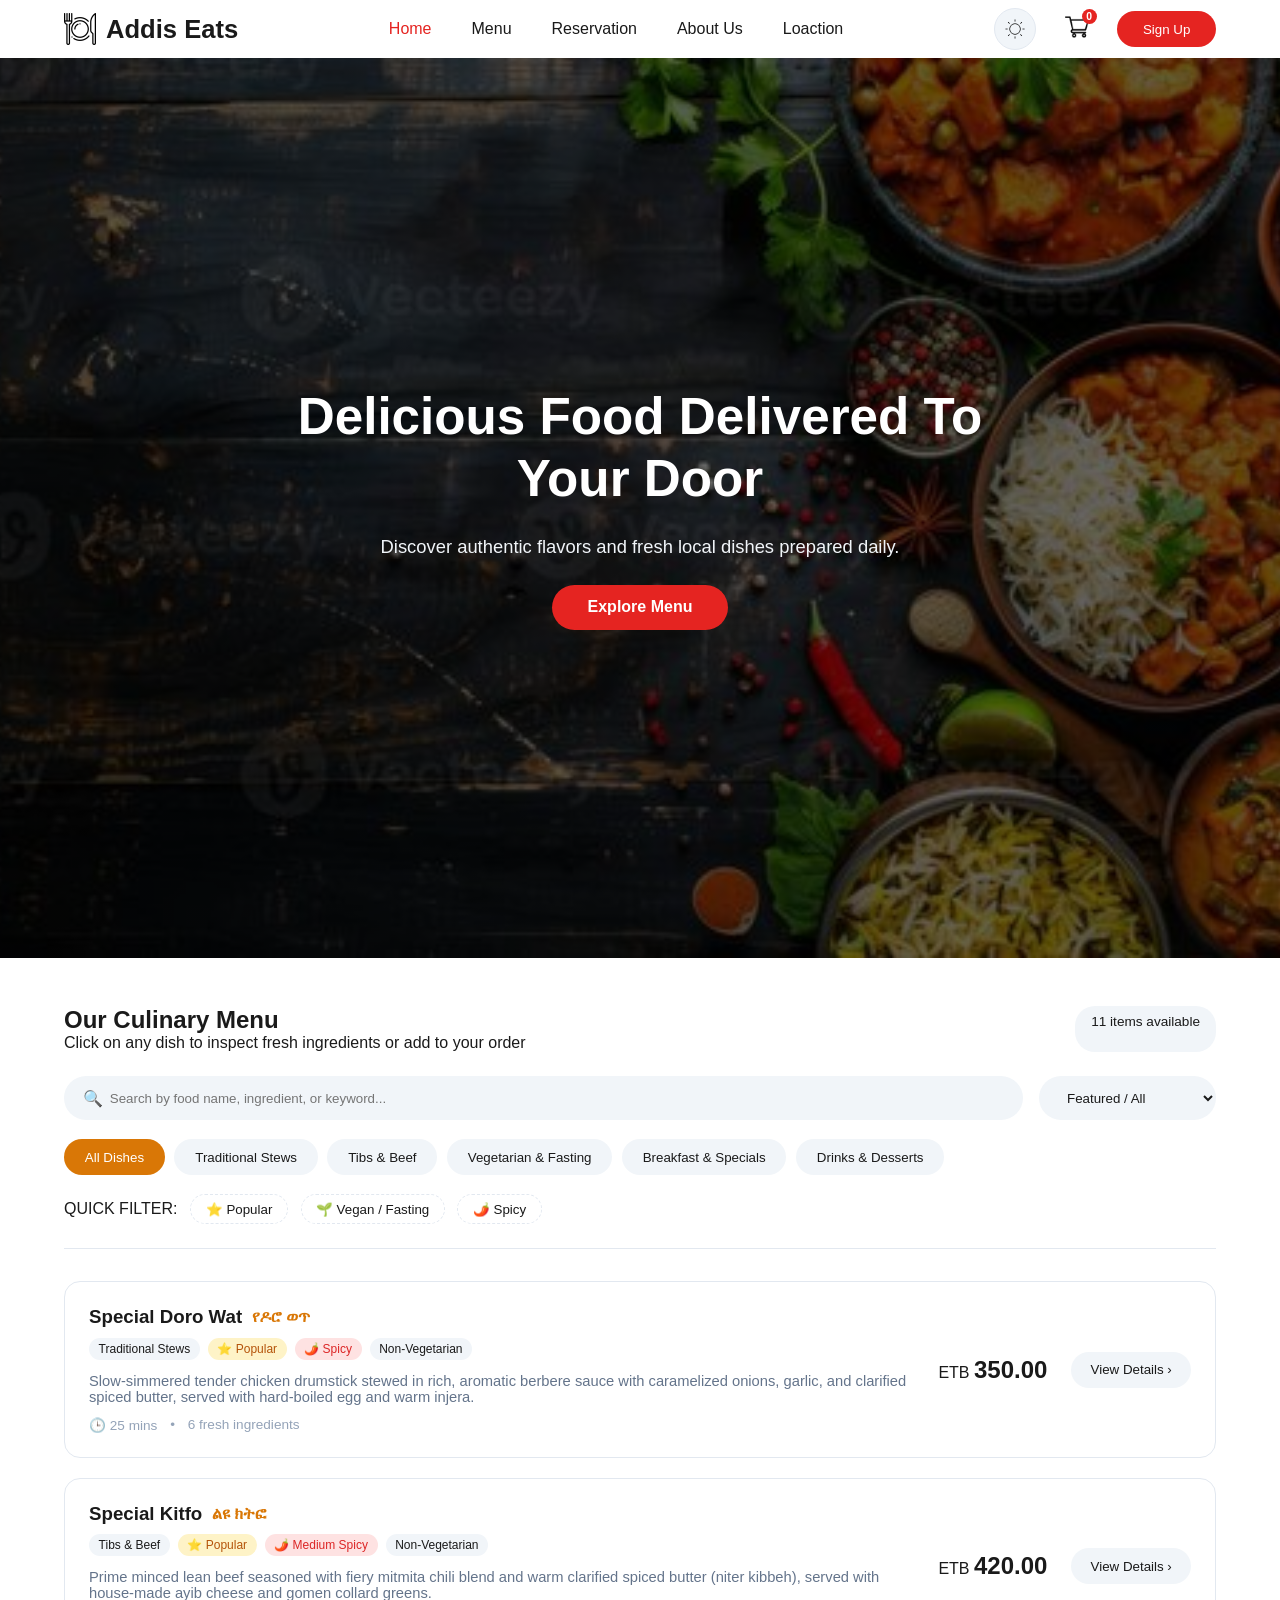
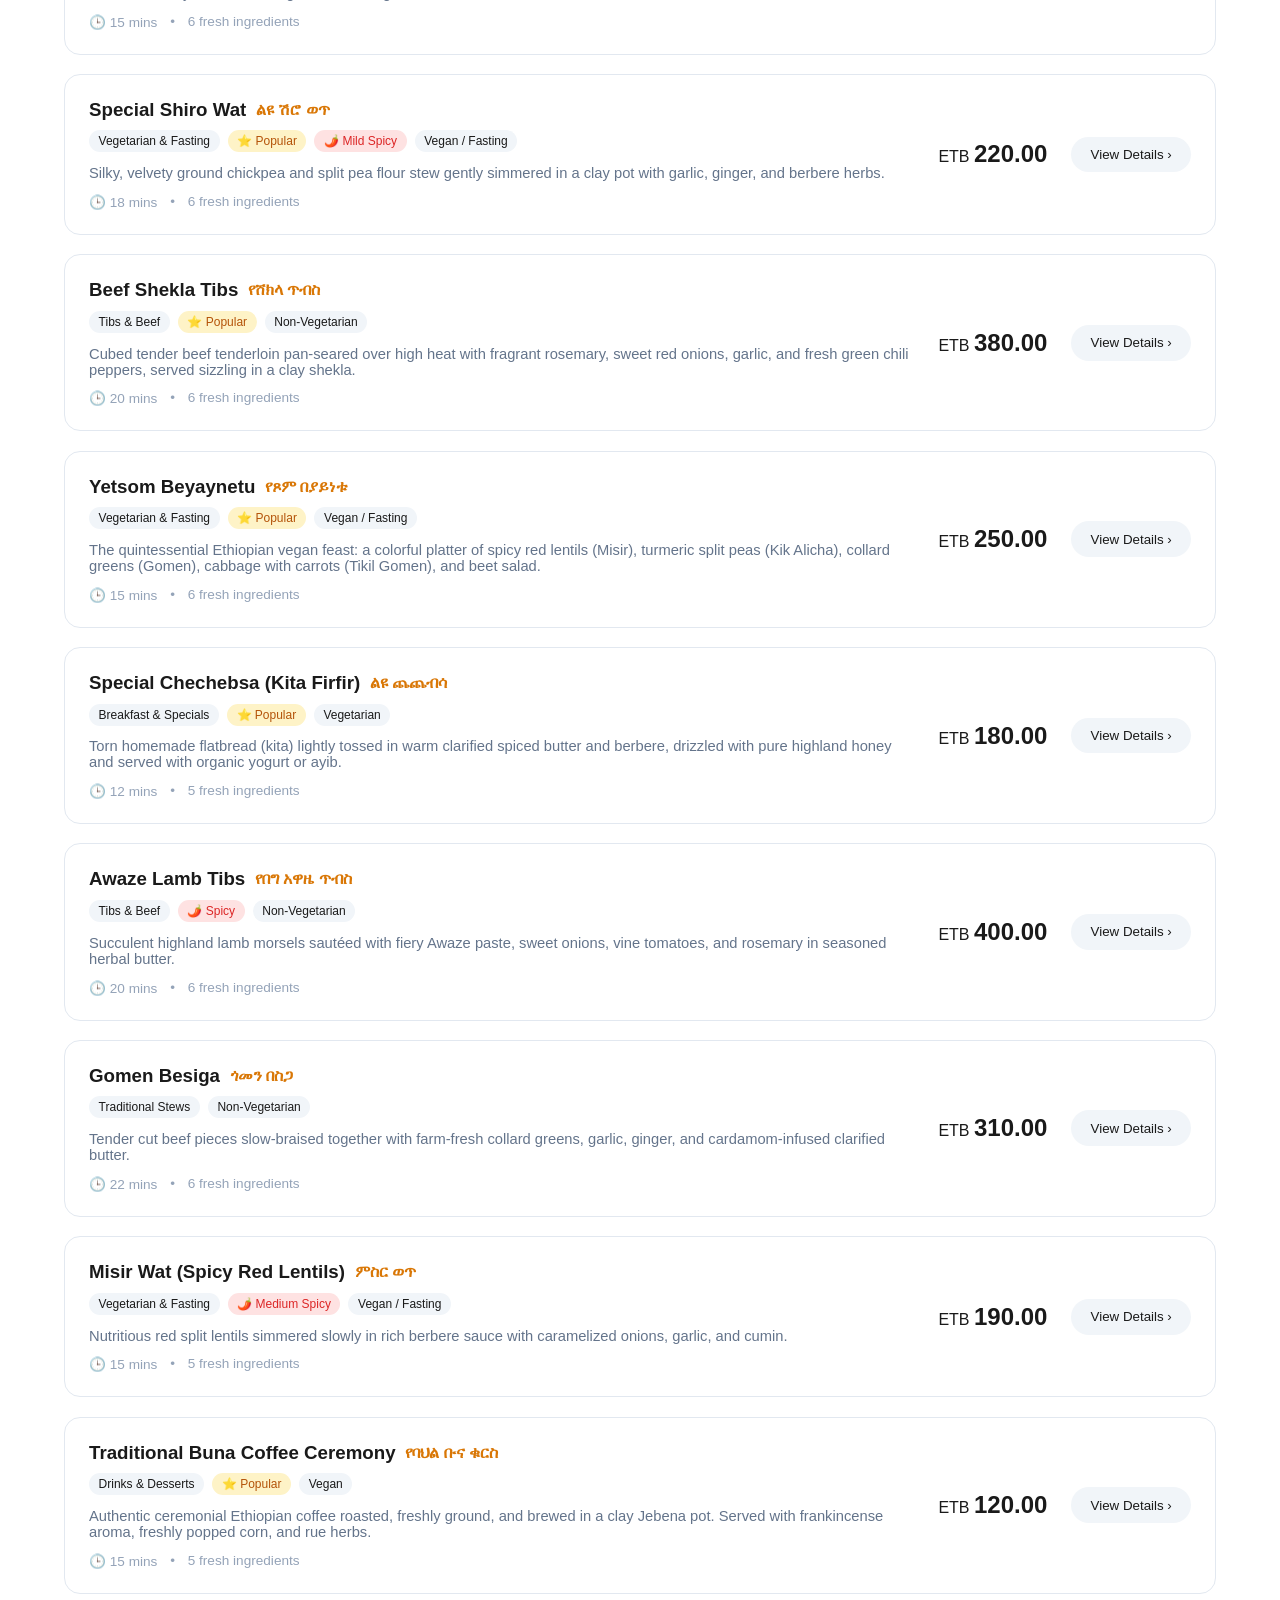
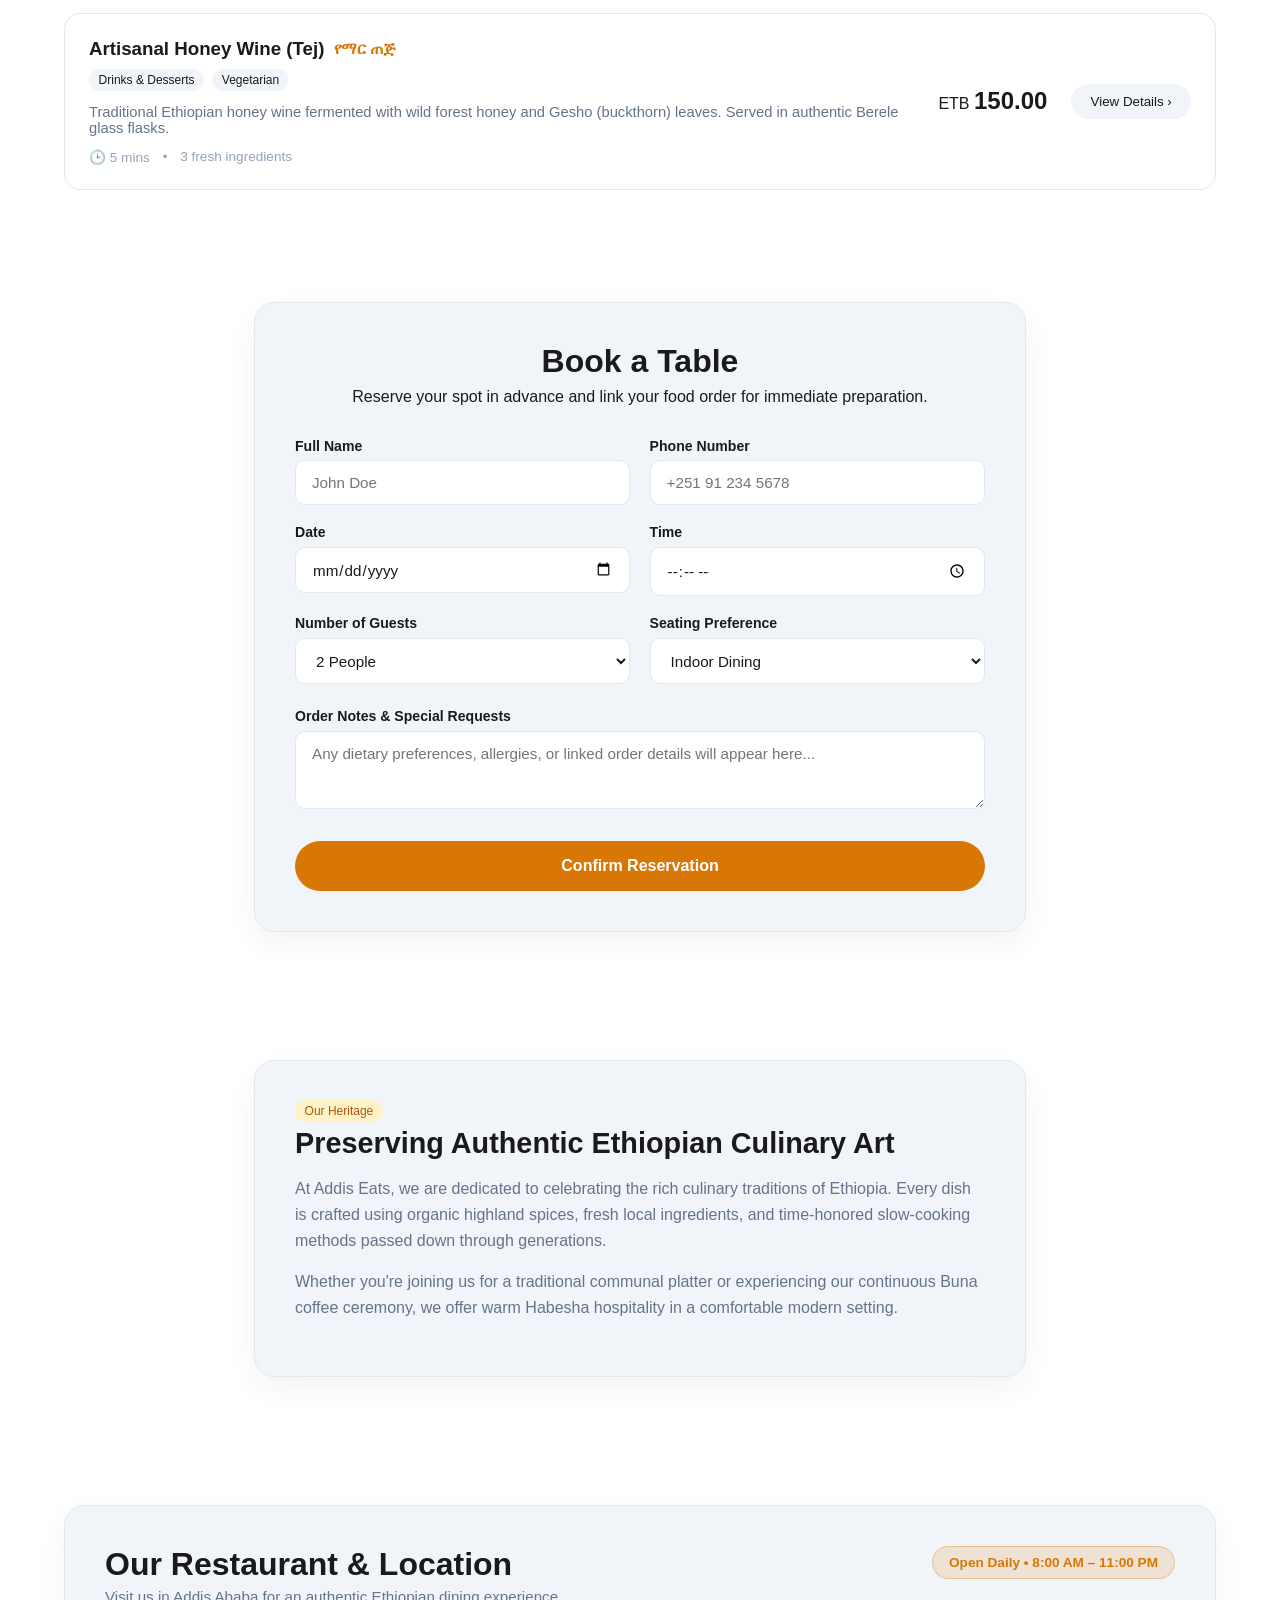
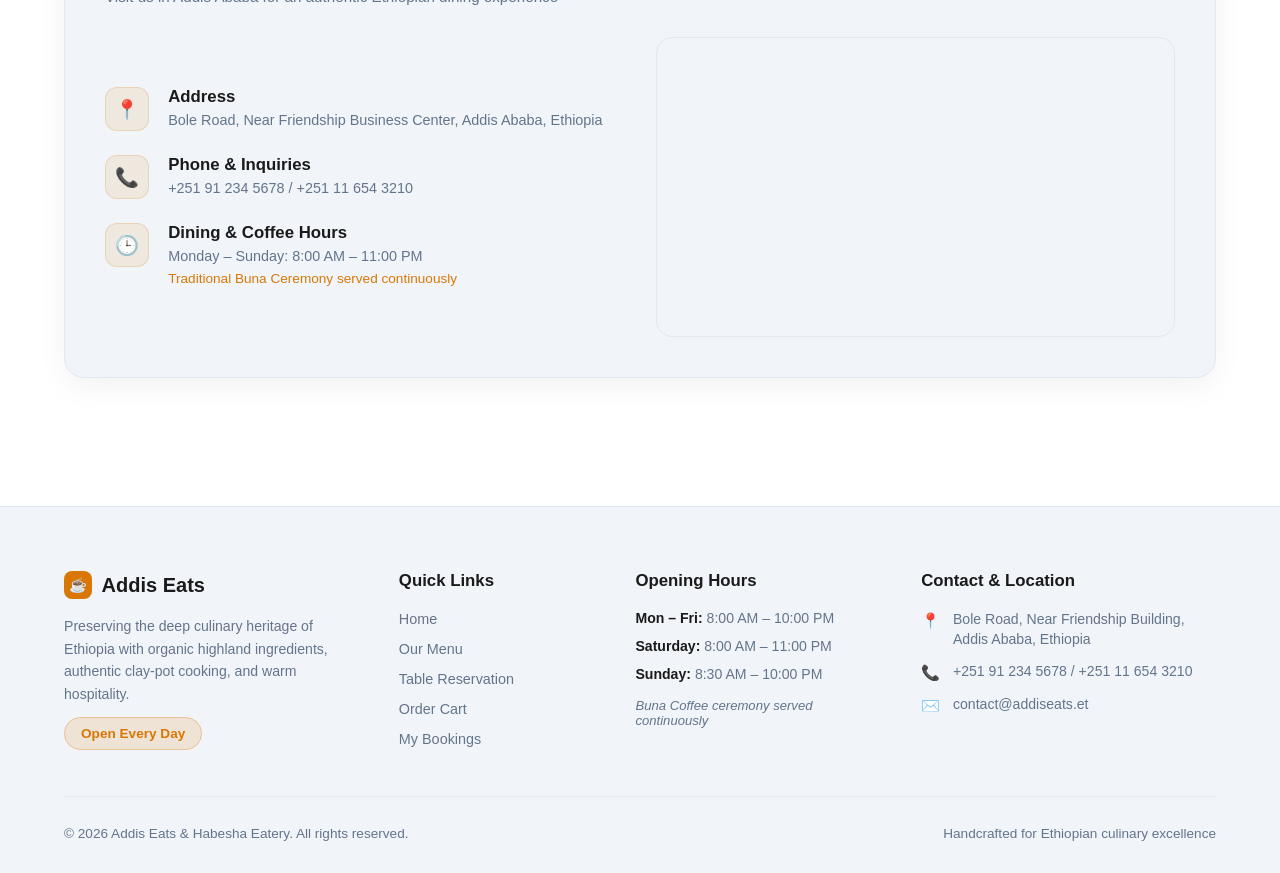
<file: AddisEatsF/index.html>
<!DOCTYPE html>
<html lang="en">
<head>
    <meta charset="UTF-8">
    <meta name="viewport" content="width=device-width, initial-scale=1.0">
    <title>AddisEats.et</title>
    <link rel="stylesheet" href="style.css">
    <script src="app.js" defer></script>
</head>
<body>
    <header>
        <div class="logo-container">
            <a href="#" class="logo-link">
                <img src="restaurant.png" alt="Addis Eats Logo" class="logo-img">
                <span class="logo-text">Addis Eats</span>
            </a>
        </div>
        <nav>
            <ul>
                <li><a href="#" class="active">Home</a></li>
                <li><a href="#menu-section">Menu</a></li>
                <li><a href="#reservation">Reservation</a></li>
                <li><a href="#about">About Us</a></li>
                <li><a href="#location">Loaction</a></li>
            </ul>
        </nav>
        <div class="header-actions">
            <button id="theme-toggle" aria-label="Toggle theme">
                <img src="day-mode.png" alt="Light mode" class="sun-icon">
                <img src="moon.png" alt="Dark mode" class="moon-icon">
            </button>
            <div id="cart" class="cart-icon-wrapper">
                <img src="shopping-cart (1).png" alt="Cart" class="cart-icon-img">
                <span class="cart-badge" id="cart-badge">0</span>
            </div>
            <button type="button" id="open-auth-btn" class="btn-signup">Sign Up</button>
        </div>
    </header>

    <div id="auth-modal" class="modal hidden">
        <div class="modal-content">
            <span id="close-modal" class="close-btn">&times;</span>
            <form id="signup-form" class="auth-form">
                <h2>Create Account</h2>
                <input type="text" id="signup-name" placeholder="Full Name" required>
                <input type="email" id="signup-email" placeholder="Email Address" required>
                <input type="password" id="signup-password" placeholder="Password" required>
                <button type="submit" class="btn-signup">Sign Up</button>
                <p>Already have an account? <a href="#" id="to-login">Log In</a></p>
            </form>
            <form id="login-form" class="auth-form hidden">
                <h2>Welcome Back</h2>
                <input type="email" id="login-email" placeholder="Email Address" required>
                <input type="password" id="login-password" placeholder="Password" required>
                <button type="submit" class="btn-signup">Log In</button>
                <p>Don't have an account? <a href="#" id="to-signup">Sign Up</a></p>
            </form>
        </div>
    </div>

    <div id="dish-modal" class="modal hidden">
        <div class="modal-content modal-lg">
            <span id="modal-close" class="close-btn">&times;</span>
            <div class="modal-header">
                <span id="modal-top-category" class="badge-tag">Category</span>
                <h2 id="modal-top-title">Dish Title</h2>
            </div>
            <div class="modal-body">
                <div class="modal-title-group">
                    <h1 id="modal-main-title">Dish Title</h1>
                    <span id="modal-amharic-title" class="amharic-title"></span>
                </div>
                <div id="modal-tags" class="card-tags"></div>
                <div class="modal-price-row">
                    <span id="modal-price" class="price-value">0.00 ETB</span>
                    <span id="modal-prep-time" class="card-meta"></span>
                </div>
                <p id="modal-description" class="card-description"></p>
                <div class="ingredients-section">
                    <h4>Ingredients</h4>
                    <div id="modal-ingredients" class="ingredients-grid"></div>
                </div>
            </div>
            <div class="modal-footer">
                <div class="quantity-controls">
                    <button type="button" id="qty-minus" class="qty-btn">-</button>
                    <span id="qty-count">1</span>
                    <button type="button" id="qty-plus" class="qty-btn">+</button>
                </div>
                <div class="modal-actions">
                    <button type="button" id="modal-cancel" class="btn-secondary">Cancel</button>
                    <button type="button" id="modal-add-cart" class="btn-signup">
                        Add <span id="cart-btn-qty">1</span> to Cart • <span id="cart-btn-price">0.00 ETB</span>
                    </button>
                </div>
            </div>
        </div>
    </div>

    <div id="cart-modal" class="modal hidden">
        <div class="modal-content modal-lg">
            <span id="cart-modal-close" class="close-btn">&times;</span>
            
            <div class="modal-header">
                <h2>Your Order Cart</h2>
                <p id="cart-item-count-subtitle" class="card-description">0 items selected</p>
            </div>

            <div class="modal-body">
                <div id="cart-items-container" class="cart-items-list"></div>

                <div class="order-summary-box">
                    <div class="summary-header">
                        <h4>💳 Order Summary</h4>
                        <span id="summary-portions-badge" class="badge-tag tag-popular">0 Portions</span>
                    </div>
                    <hr class="summary-divider">
                    <div class="summary-row">
                        <span>Items Subtotal:</span>
                        <span id="summary-subtotal">0.00 ETB</span>
                    </div>
                    <div class="summary-row">
                        <span>Service & Hospitality (5%):</span>
                        <span id="summary-service">0.00 ETB</span>
                    </div>
                    <div class="summary-row total-row">
                        <strong>Total Bill:</strong>
                        <strong id="summary-total" class="price-value">0.00 ETB</strong>
                    </div>
                </div>
            </div>

            <div class="modal-footer cart-footer-actions">
                <button type="button" id="clear-cart-btn" class="btn-secondary">Clear Cart</button>
                <button type="button" id="book-table-btn" class="btn-signup btn-amber">
                    📅 Book Table with This Order
                </button>
            </div>
        </div>
    </div>

    <main>
        <section class="hero">
            <div class="hero-content">
                <h1>Delicious Food Delivered To Your Door</h1>
                <p>Discover authentic flavors and fresh local dishes prepared daily.</p>
                <a href="#menu-section" class="btn-hero">Explore Menu</a>
            </div>
        </section>
        
        <section class="menu-section" id="menu-section">
            <div class="menu-header">
                <div class="menu-title-area">
                    <h2>Our Culinary Menu</h2>
                    <p>Click on any dish to inspect fresh ingredients or add to your order</p>
                </div>
                <div class="items-count-badge" id="items-count">0 items available</div>
            </div>

            <div class="search-filter-row">
                <div class="search-box">
                    <span class="search-icon">🔍</span>
                    <input type="text" id="menu-search" placeholder="Search by food name, ingredient, or keyword...">
                </div>
                <div class="sort-dropdown-wrapper">
                    <select id="sort-select">
                        <option value="featured">Featured / All</option>
                        <option value="low-high">Price: Low to High</option>
                        <option value="high-low">Price: High to Low</option>
                    </select>
                </div>
            </div>

            <div class="category-pills" id="category-pills">
                <button class="pill-btn active" data-category="all">All Dishes</button>
                <button class="pill-btn" data-category="Traditional Stews">Traditional Stews</button>
                <button class="pill-btn" data-category="Tibs & Beef">Tibs & Beef</button>
                <button class="pill-btn" data-category="Vegetarian & Fasting">Vegetarian & Fasting</button>
                <button class="pill-btn" data-category="Breakfast & Specials">Breakfast & Specials</button>
                <button class="pill-btn" data-category="Drinks & Desserts">Drinks & Desserts</button>
            </div>

            <div class="quick-filter-row">
                <span class="quick-filter-label">QUICK FILTER:</span>
                <button class="tag-filter-btn" data-tag="Popular">⭐ Popular</button>
                <button class="tag-filter-btn" data-tag="Vegan / Fasting">🌱 Vegan / Fasting</button>
                <button class="tag-filter-btn" data-tag="Spicy">🌶️ Spicy</button>
            </div>

            <hr class="menu-divider">

            <div class="menu-items-list" id="menu-items-container"></div>
        </section>

        <section class="reservation-section" id="reservation">
            <div class="reservation-container">
                <div class="reservation-header">
                    <h2>Book a Table</h2>
                    <p>Reserve your spot in advance and link your food order for immediate preparation.</p>
                </div>

                <form id="reservation-form" class="reservation-form">
                    <div class="form-grid">
                        <div class="form-group">
                            <label for="res-name">Full Name</label>
                            <input type="text" id="res-name" placeholder="John Doe" required>
                        </div>
                        <div class="form-group">
                            <label for="res-phone">Phone Number</label>
                            <input type="tel" id="res-phone" placeholder="+251 91 234 5678" required>
                        </div>
                        <div class="form-group">
                            <label for="res-date">Date</label>
                            <input type="date" id="res-date" required>
                        </div>
                        <div class="form-group">
                            <label for="res-time">Time</label>
                            <input type="time" id="res-time" required>
                        </div>
                        <div class="form-group">
                            <label for="res-guests">Number of Guests</label>
                            <select id="res-guests" required>
                                <option value="1">1 Person</option>
                                <option value="2" selected>2 People</option>
                                <option value="3">3 People</option>
                                <option value="4">4 People</option>
                                <option value="5">5+ People (Group)</option>
                            </select>
                        </div>
                        <div class="form-group">
                            <label for="res-seating">Seating Preference</label>
                            <select id="res-seating">
                                <option value="indoor">Indoor Dining</option>
                                <option value="outdoor">Outdoor Terrace</option>
                                <option value="private">Private VIP Section</option>
                            </select>
                        </div>
                    </div>

                    <div class="form-group full-width">
                        <label for="reservation-notes">Order Notes & Special Requests</label>
                        <textarea id="reservation-notes" rows="3" placeholder="Any dietary preferences, allergies, or linked order details will appear here..."></textarea>
                    </div>

                    <button type="submit" class="btn-signup btn-amber submit-res-btn">
                        Confirm Reservation
                    </button>
                </form>
            </div>
        </section>
        
        <section id="about" class="about-section">
            <div class="about-container">
                <div id="about-content" class="about-content"></div>
            </div>
        </section>

        <section id="location" class="location-section">
            <div class="location-container">
                <div class="location-header">
                    <div>
                        <h2>Our Restaurant & Location</h2>
                        <p>Visit us in Addis Ababa for an authentic Ethiopian dining experience</p>
                    </div>
                    <span class="badge-tag tag-hours">Open Daily • 8:00 AM – 11:00 PM</span>
                </div>

                <div class="location-content-grid">
                    <div class="info-list">
                        <div class="info-card">
                            <div class="info-icon">📍</div>
                            <div class="info-details">
                                <h3>Address</h3>
                                <p>Bole Road, Near Friendship Business Center, Addis Ababa, Ethiopia</p>
                            </div>
                        </div>

                        <div class="info-card">
                            <div class="info-icon">📞</div>
                            <div class="info-details">
                                <h3>Phone & Inquiries</h3>
                                <p>+251 91 234 5678 / +251 11 654 3210</p>
                            </div>
                        </div>

                        <div class="info-card">
                            <div class="info-icon">🕒</div>
                            <div class="info-details">
                                <h3>Dining & Coffee Hours</h3>
                                <p>Monday – Sunday: 8:00 AM – 11:00 PM</p>
                                <span class="highlight-note">Traditional Buna Ceremony served continuously</span>
                            </div>
                        </div>
                    </div>

                    <div class="map-wrapper">
                        <iframe 
                            src="https://www.google.com/maps/embed?pb=!1m18!1m12!1m3!1d126105.81180295627!2d38.706245!3d8.9806034!2m3!1f0!2f0!3f0!3m2!1i1024!2i768!4f13.1!3m3!1m2!1s0x164b85cef5ab402d%3A0x8467b6b037a24d49!2sAddis%20Ababa%2C%20Ethiopia!5e0!3m2!1sen!2set!4v1710000000000!5m2!1sen!2set" 
                            width="100%" 
                            height="100%" 
                            style="border:0; min-height: 280px;" 
                            allowfullscreen="" 
                            loading="lazy" 
                            referrerpolicy="no-referrer-when-downgrade">
                        </iframe>
                    </div>
                </div>
            </div>
        </section>
    </main>

    <footer class="site-footer">
        <div class="footer-container">
            <div class="footer-grid">
                <div class="footer-col brand-col">
                    <div class="footer-brand">
                        <span class="brand-icon">☕</span>
                        <span class="brand-title">Addis Eats</span>
                    </div>
                    <p class="brand-desc">
                        Preserving the deep culinary heritage of Ethiopia with organic highland ingredients, authentic clay-pot cooking, and warm hospitality.
                    </p>
                    <span class="badge-tag tag-hours">Open Every Day</span>
                </div>

                <div class="footer-col">
                    <h4>Quick Links</h4>
                    <ul class="footer-links">
                        <li><a href="#">Home</a></li>
                        <li><a href="#menu-section">Our Menu</a></li>
                        <li><a href="#reservation">Table Reservation</a></li>
                        <li><a href="#" id="footer-cart-link">Order Cart</a></li>
                        <li><a href="#reservation">My Bookings</a></li>
                    </ul>
                </div>

                <div class="footer-col">
                    <h4>Opening Hours</h4>
                    <ul class="hours-list">
                        <li><strong>Mon – Fri:</strong> 8:00 AM – 10:00 PM</li>
                        <li><strong>Saturday:</strong> 8:00 AM – 11:00 PM</li>
                        <li><strong>Sunday:</strong> 8:30 AM – 10:00 PM</li>
                    </ul>
                    <p class="footer-note">Buna Coffee ceremony served continuously</p>
                </div>

                <div class="footer-col">
                    <h4>Contact & Location</h4>
                    <ul class="contact-list">
                        <li>
                            <span class="contact-icon">📍</span>
                            <span>Bole Road, Near Friendship Building, Addis Ababa, Ethiopia</span>
                        </li>
                        <li>
                            <span class="contact-icon">📞</span>
                            <span>+251 91 234 5678 / +251 11 654 3210</span>
                        </li>
                        <li>
                            <span class="contact-icon">✉️</span>
                            <span>contact@addiseats.et</span>
                        </li>
                    </ul>
                </div>
            </div>

            <div class="footer-bottom">
                <p>&copy; 2026 Addis Eats & Habesha Eatery. All rights reserved.</p>
                <p class="crafted-by">Handcrafted for Ethiopian culinary excellence</p>
            </div>
        </div>
    </footer>
</body>
</html>
</file>
<file: AddisEatsF/style.css>
* {
    margin: 0;
    padding: 0;
    box-sizing: border-box;
    font-family: 'Poppins', sans-serif;
}

:root {
    --bg-color: #ffffff;
    --text-color: #1a1a1a;
    --btn-bg: #f1f5f9;
    --btn-border: #e2e8f0;
}

[data-theme="dark"] {
    --bg-color: #0f172a;
    --text-color: #f8fafc;
    --btn-bg: #1e293b;
    --btn-border: #334155;
}

body {
    background-color: var(--bg-color);
    color: var(--text-color);
    transition: background-color 0.3s ease, color 0.3s ease;
}

.hidden {
    display: none !important;
}

header {
    position: sticky;
    top: 0;
    z-index: 100;
    display: flex;
    justify-content: space-between;
    align-items: center;
    padding: 0.5rem 5%;
    background-color: rgba(255, 255, 255, 0.75);
    backdrop-filter: blur(10px);
    -webkit-backdrop-filter: blur(10px);
    transition: background-color 0.3s ease, backdrop-filter 0.3s ease, box-shadow 0.3s ease;
}

[data-theme="dark"] header {
    background-color: rgba(15, 23, 42, 0.75);
}

.logo-link {
    display: flex;
    align-items: center;
    gap: 10px;
    text-decoration: none;
}

.logo-img {
    width: 32px;
    height: 32px;
    object-fit: contain;
}

.logo-text {
    font-size: 1.6rem;
    font-weight: 700;
    color: var(--text-color);
}

nav ul {
    display: flex;
    list-style: none;
    gap: 2.5rem;
}

nav a {
    text-decoration: none;
    color: var(--text-color);
    font-weight: 500;
}

nav a:hover, 
nav a.active {
    color: #e52421;
}

.header-actions {
    display: flex;
    align-items: center;
    gap: 1.8rem;
}

#theme-toggle {
    width: 42px;
    height: 42px;
    border-radius: 50%;
    border: 1px solid var(--btn-border);
    background-color: var(--btn-bg);
    cursor: pointer;
    display: flex;
    align-items: center;
    justify-content: center;
}

#theme-toggle img {
    width: 20px;
    height: 20px;
}

.moon-icon {
    display: none;
}

.sun-icon {
    display: block;
}

[data-theme="dark"] .sun-icon {
    display: none;
}

[data-theme="dark"] .moon-icon {
    display: block;
}

.cart-icon-wrapper {
    position: relative;
    cursor: pointer;
}

.cart-icon-img {
    width: 24px;
    height: 24px;
}

[data-theme="dark"] .cart-icon-img,
[data-theme="dark"] .logo-img {
    filter: brightness(0) invert(1);
}

.cart-badge {
    position: absolute;
    top: -6px;
    right: -8px;
    background-color: #e52421;
    color: #ffffff;
    font-size: 0.65rem;
    font-weight: 700;
    width: 15px;
    height: 15px;
    border-radius: 50%;
    display: flex;
    align-items: center;
    justify-content: center;
}

.btn-signup {
    background-color: #e52421;
    color: #ffffff;
    padding: 0.65rem 1.6rem;
    border-radius: 25px;
    border: none;
    font-weight: 500;
    cursor: pointer;
}

.btn-signup:hover {
    background-color: #c81e1b;
}

.modal {
    position: fixed;
    top: 0;
    left: 0;
    width: 100%;
    height: 100%;
    background: rgba(0, 0, 0, 0.5);
    display: flex;
    justify-content: center;
    align-items: center;
    z-index: 1000;
}

.modal-content {
    background: var(--bg-color);
    color: var(--text-color);
    padding: 2rem;
    border-radius: 12px;
    width: 90%;
    max-width: 400px;
    position: relative;
}

.modal-content.modal-lg {
    max-width: 550px;
}

.close-btn {
    position: absolute;
    top: 10px;
    right: 15px;
    font-size: 1.5rem;
    cursor: pointer;
}

.auth-form {
    display: flex;
    flex-direction: column;
    gap: 1rem;
}

.auth-form input {
    padding: 0.8rem;
    border: 1px solid #ccc;
    border-radius: 6px;
}

.modal-title-group {
    display: flex;
    align-items: baseline;
    gap: 0.8rem;
    margin: 1rem 0 0.5rem;
}

.modal-price-row {
    display: flex;
    justify-content: space-between;
    align-items: center;
    margin: 1rem 0;
}

.ingredients-section {
    margin-top: 1.2rem;
}

.ingredients-grid {
    display: flex;
    flex-wrap: wrap;
    gap: 0.5rem;
    margin-top: 0.5rem;
}

.ing-pill {
    background-color: var(--btn-bg);
    border: 1px solid var(--btn-border);
    padding: 0.3rem 0.8rem;
    border-radius: 15px;
    font-size: 0.82rem;
    font-weight: 500;
}

.modal-footer {
    display: flex;
    justify-content: space-between;
    align-items: center;
    margin-top: 1.5rem;
    padding-top: 1rem;
    border-top: 1px solid var(--btn-border);
}

.quantity-controls {
    display: flex;
    align-items: center;
    gap: 0.8rem;
    background-color: var(--btn-bg);
    padding: 0.3rem 0.8rem;
    border-radius: 20px;
}

.qty-btn {
    border: none;
    background: transparent;
    font-weight: bold;
    cursor: pointer;
    color: var(--text-color);
}

.btn-secondary {
    background: transparent;
    border: 1px solid var(--btn-border);
    padding: 0.65rem 1.2rem;
    border-radius: 25px;
    color: var(--text-color);
    cursor: pointer;
}

.hero {
    width: 100%;
    min-height: 100vh;
    background: linear-gradient(rgba(0, 0, 0, 0.6), rgba(0, 0, 0, 0.6)), 
                url('hero.jpg') center/cover no-repeat;
    display: flex;
    justify-content: center;
    align-items: center;
    text-align: center;
    color: #ffffff;
    padding: 3rem 5%;
}

.hero-content {
    max-width: 700px;
    display: flex;
    flex-direction: column;
    align-items: center;
    justify-content: center;
    gap: 1.5rem;
}

.hero-content h1 {
    font-size: 3.2rem;
    font-weight: 700;
    line-height: 1.2;
    color: #ffffff;
}

.hero-content p {
    font-size: 1.15rem;
    font-weight: 400;
    color: #f1f5f9;
    max-width: 550px;
    line-height: 1.5;
}

.btn-hero {
    display: inline-block;
    background-color: #e52421;
    color: #ffffff;
    padding: 0.85rem 2.2rem;
    border-radius: 30px;
    text-decoration: none;
    font-weight: 600;
    font-size: 1rem;
    transition: background-color 0.2s ease, transform 0.2s ease;
}

.btn-hero:hover {
    background-color: #c81e1b;
    transform: translateY(-2px);
}

.menu-section {
    padding: 3rem 5%;
    max-width: 1280px;
    margin: 0 auto;
}

.menu-header {
    display: flex;
    justify-content: space-between;
    margin-bottom: 1.5rem;
}

.items-count-badge {
    background-color: var(--btn-bg);
    padding: 0.5rem 1rem;
    border-radius: 20px;
    font-size: 0.85rem;
}

.search-filter-row {
    display: flex;
    gap: 1rem;
    margin-bottom: 1.2rem;
}

.search-box {
    flex: 1;
    position: relative;
}

.search-icon {
    position: absolute;
    left: 1.2rem;
    top: 50%;
    transform: translateY(-50%);
}

.search-box input {
    width: 100%;
    padding: 0.85rem 1rem 0.85rem 2.8rem;
    background-color: var(--btn-bg);
    border: 1px solid transparent;
    border-radius: 25px;
    color: var(--text-color);
}

.sort-dropdown-wrapper select {
    padding: 0.85rem 1.5rem;
    background-color: var(--btn-bg);
    border: none;
    border-radius: 25px;
    color: var(--text-color);
}

.category-pills {
    display: flex;
    gap: 0.6rem;
    overflow-x: auto;
    margin-bottom: 1.2rem;
}

.pill-btn {
    background-color: var(--btn-bg);
    color: var(--text-color);
    border: none;
    padding: 0.65rem 1.3rem;
    border-radius: 20px;
    cursor: pointer;
    white-space: nowrap;
}

.pill-btn.active, 
.pill-btn:hover {
    background-color: #d97706;
    color: #ffffff;
}

.quick-filter-row {
    display: flex;
    align-items: center;
    gap: 0.8rem;
    margin-bottom: 1.5rem;
}

.tag-filter-btn {
    background: transparent;
    border: 1px dashed var(--btn-border);
    color: var(--text-color);
    padding: 0.4rem 0.9rem;
    border-radius: 20px;
    cursor: pointer;
}

.tag-filter-btn.active {
    background-color: #fef3c7;
    border-color: #d97706;
    color: #b45309;
}

.menu-divider {
    border: none;
    height: 1px;
    background-color: var(--btn-border);
    margin-bottom: 2rem;
}

.menu-items-list {
    display: flex;
    flex-direction: column;
    gap: 1.2rem;
}

.menu-card {
    border: 1px solid var(--btn-border);
    border-radius: 16px;
    padding: 1.5rem;
    display: flex;
    justify-content: space-between;
    align-items: center;
}

.card-main-info {
    max-width: 75%;
}

.card-title-row {
    display: flex;
    align-items: center;
    gap: 0.6rem;
    margin-bottom: 0.6rem;
}

.amharic-title {
    color: #d97706;
    font-weight: 600;
}

.card-tags {
    display: flex;
    flex-wrap: wrap;
    gap: 0.5rem;
    margin-bottom: 0.8rem;
}

.badge-tag {
    font-size: 0.75rem;
    padding: 0.25rem 0.6rem;
    border-radius: 12px;
    background-color: var(--btn-bg);
    color: var(--text-color);
}

.badge-tag.tag-popular {
    background-color: #fef3c7;
    color: #b45309;
}

.badge-tag.tag-spicy {
    background-color: #fee2e2;
    color: #dc2626;
}

.card-description {
    font-size: 0.92rem;
    color: #64748b;
    margin-bottom: 0.8rem;
}

.card-meta {
    display: flex;
    gap: 0.8rem;
    font-size: 0.85rem;
    color: #94a3b8;
}

.card-action-side {
    display: flex;
    align-items: center;
    gap: 1.5rem;
}

.price-value {
    font-size: 1.5rem;
    font-weight: 800;
}

.btn-view-details {
    background-color: var(--btn-bg);
    color: var(--text-color);
    border: none;
    padding: 0.65rem 1.2rem;
    border-radius: 20px;
    cursor: pointer;
}

.btn-view-details:hover {
    background-color: var(--btn-border);
}

.cart-items-list {
    display: flex;
    flex-direction: column;
    gap: 0.8rem;
    max-height: 250px;
    overflow-y: auto;
    margin: 1rem 0;
    padding-right: 5px;
}

.cart-item-card {
    display: flex;
    justify-content: space-between;
    align-items: center;
    background-color: var(--btn-bg);
    border: 1px solid var(--btn-border);
    padding: 0.8rem 1.2rem;
    border-radius: 12px;
}

.cart-item-info h4 {
    font-size: 1rem;
    font-weight: 600;
}

.cart-item-price-unit {
    font-size: 0.8rem;
    color: #64748b;
}

.cart-item-controls {
    display: flex;
    align-items: center;
    gap: 1rem;
}

.btn-remove-item {
    background: transparent;
    border: none;
    color: #94a3b8;
    cursor: pointer;
    font-size: 1.1rem;
    transition: color 0.2s;
}

.btn-remove-item:hover {
    color: #dc2626;
}

.order-summary-box {
    background-color: var(--btn-bg);
    border: 1px solid var(--btn-border);
    border-radius: 12px;
    padding: 1.2rem;
    margin-top: 1rem;
}

.summary-header {
    display: flex;
    justify-content: space-between;
    align-items: center;
}

.summary-divider {
    border: none;
    border-top: 1px dashed var(--btn-border);
    margin: 0.8rem 0;
}

.summary-row {
    display: flex;
    justify-content: space-between;
    font-size: 0.9rem;
    margin-bottom: 0.4rem;
    color: #64748b;
}

.summary-row.total-row {
    font-size: 1.1rem;
    color: var(--text-color);
    margin-top: 0.6rem;
    margin-bottom: 0;
}

.cart-footer-actions {
    display: flex;
    justify-content: flex-end;
    gap: 1rem;
}

.btn-amber {
    background-color: #d97706 !important;
}

.btn-amber:hover {
    background-color: #b45309 !important;
}

.reservation-section,
.about-section {
    padding: 4rem 5%;
    max-width: 900px;
    margin: 0 auto;
}

.reservation-container,
.about-container {
    background-color: var(--btn-bg);
    border: 1px solid var(--btn-border);
    padding: 2.5rem;
    border-radius: 20px;
    box-shadow: 0 10px 30px rgba(0, 0, 0, 0.05);
}

.reservation-header {
    text-align: center;
    margin-bottom: 2rem;
}

.reservation-header h2 {
    font-size: 2rem;
    margin-bottom: 0.5rem;
}

.reservation-form {
    display: flex;
    flex-direction: column;
    gap: 1.5rem;
}

.form-grid {
    display: grid;
    grid-template-columns: repeat(auto-fit, minmax(240px, 1fr));
    gap: 1.2rem;
}

.form-group {
    display: flex;
    flex-direction: column;
    gap: 0.4rem;
}

.form-group.full-width {
    grid-column: 1 / -1;
}

.form-group label {
    font-size: 0.88rem;
    font-weight: 600;
    color: var(--text-color);
}

.form-group input,
.form-group select,
.form-group textarea {
    padding: 0.8rem 1rem;
    background-color: var(--bg-color);
    border: 1px solid var(--btn-border);
    border-radius: 10px;
    color: var(--text-color);
    font-size: 0.95rem;
    outline: none;
    transition: border-color 0.2s;
}

.form-group input:focus,
.form-group select:focus,
.form-group textarea:focus {
    border-color: #d97706;
}

.submit-res-btn {
    width: 100%;
    padding: 1rem;
    font-size: 1rem;
    font-weight: 600;
    margin-top: 0.5rem;
    cursor: pointer;
}

.about-content h2 {
    margin: 0.5rem 0 1rem;
    font-size: 1.8rem;
}

.about-content p {
    color: #64748b;
    line-height: 1.6;
    margin-bottom: 1rem;
}

html {
    scroll-behavior: smooth;
}

.location-section {
    padding: 4rem 5%;
    max-width: 1280px;
    margin: 0 auto;
}

.location-container {
    background-color: var(--btn-bg);
    border: 1px solid var(--btn-border);
    padding: 2.5rem;
    border-radius: 20px;
    box-shadow: 0 10px 30px rgba(0, 0, 0, 0.05);
}

.location-header {
    display: flex;
    justify-content: space-between;
    align-items: flex-start;
    margin-bottom: 2rem;
    flex-wrap: wrap;
    gap: 1rem;
}

.location-header h2 {
    font-size: 2rem;
    font-weight: 700;
    margin-bottom: 0.3rem;
}

.location-header p {
    color: #64748b;
    font-size: 0.95rem;
}

.tag-hours {
    background-color: rgba(217, 119, 6, 0.15);
    color: #d97706;
    border: 1px solid rgba(217, 119, 6, 0.3);
    padding: 0.5rem 1rem;
    border-radius: 20px;
    font-weight: 600;
    font-size: 0.85rem;
}

.location-content-grid {
    display: grid;
    grid-template-columns: 1fr 1fr;
    gap: 2rem;
    align-items: center;
}

.info-list {
    display: flex;
    flex-direction: column;
    gap: 1.5rem;
}

.info-card {
    display: flex;
    align-items: flex-start;
    gap: 1.2rem;
}

.info-icon {
    width: 44px;
    height: 44px;
    background-color: rgba(217, 119, 6, 0.1);
    border: 1px solid rgba(217, 119, 6, 0.2);
    border-radius: 12px;
    display: flex;
    align-items: center;
    justify-content: center;
    font-size: 1.2rem;
    flex-shrink: 0;
}

.info-details h3 {
    font-size: 1.05rem;
    font-weight: 600;
    margin-bottom: 0.2rem;
}

.info-details p {
    font-size: 0.9rem;
    color: #64748b;
    line-height: 1.4;
}

.highlight-note {
    display: inline-block;
    margin-top: 0.3rem;
    font-size: 0.85rem;
    font-weight: 500;
    color: #d97706;
}

.map-wrapper {
    width: 100%;
    height: 100%;
    min-height: 300px;
    border-radius: 16px;
    overflow: hidden;
    border: 1px solid var(--btn-border);
}

@media (max-width: 768px) {
    .location-content-grid {
        grid-template-columns: 1fr;
    }
}

.site-footer {
    background-color: var(--btn-bg);
    border-top: 1px solid var(--btn-border);
    padding: 4rem 5% 2rem;
    color: var(--text-color);
    margin-top: 4rem;
}

.footer-container {
    max-width: 1280px;
    margin: 0 auto;
}

.footer-grid {
    display: grid;
    grid-template-columns: 1.2fr 0.8fr 1fr 1.2fr;
    gap: 2.5rem;
    margin-bottom: 3rem;
}

.footer-col h4 {
    font-size: 1.05rem;
    font-weight: 600;
    margin-bottom: 1.2rem;
    color: var(--text-color);
}

.footer-brand {
    display: flex;
    align-items: center;
    gap: 0.6rem;
    margin-bottom: 1rem;
}

.brand-icon {
    background-color: #d97706;
    color: #ffffff;
    width: 28px;
    height: 28px;
    border-radius: 8px;
    display: flex;
    align-items: center;
    justify-content: center;
    font-size: 0.9rem;
}

.brand-title {
    font-size: 1.25rem;
    font-weight: 700;
}

.brand-desc {
    font-size: 0.88rem;
    color: #64748b;
    line-height: 1.6;
    margin-bottom: 1.2rem;
}

.footer-links, 
.hours-list, 
.contact-list {
    list-style: none;
    display: flex;
    flex-direction: column;
    gap: 0.75rem;
    padding: 0;
}

.footer-links a {
    color: #64748b;
    text-decoration: none;
    font-size: 0.9rem;
    transition: color 0.2s;
}

.footer-links a:hover {
    color: #d97706;
}

.hours-list li {
    font-size: 0.88rem;
    color: #64748b;
}

.hours-list strong {
    color: var(--text-color);
}

.footer-note {
    font-size: 0.82rem;
    color: #64748b;
    font-style: italic;
    margin-top: 1rem;
}

.contact-list li {
    display: flex;
    align-items: flex-start;
    gap: 0.8rem;
    font-size: 0.88rem;
    color: #64748b;
    line-height: 1.4;
}

.contact-icon {
    color: #d97706;
    font-size: 0.95rem;
    flex-shrink: 0;
}

.footer-bottom {
    border-top: 1px solid var(--btn-border);
    padding-top: 1.8rem;
    display: flex;
    justify-content: space-between;
    align-items: center;
    font-size: 0.85rem;
    color: #64748b;
    flex-wrap: wrap;
    gap: 1rem;
}

.crafted-by {
    font-size: 0.85rem;
}

@media (max-width: 900px) {
    .footer-grid {
        grid-template-columns: 1fr 1fr;
    }
}

@media (max-width: 550px) {
    .footer-grid {
        grid-template-columns: 1fr;
    }
}



@media (max-width: 992px) {
    header {
        padding: 0.75rem 4%;
        flex-wrap: wrap;
        gap: 1rem;
    }

    nav ul {
        gap: 1.2rem;
    }

    .hero-content h1 {
        font-size: 2.5rem;
    }

    .search-filter-row {
        flex-direction: column;
    }

    .sort-dropdown-wrapper select {
        width: 100%;
    }
}

@media (max-width: 768px) {
    /* Header & Navigation Stack */
    header {
        justify-content: center;
        text-align: center;
    }

    nav {
        width: 100%;
        order: 3;
    }

    nav ul {
        justify-content: center;
        flex-wrap: wrap;
        gap: 1rem;
    }

    .header-actions {
        gap: 1rem;
    }

    .hero {
        padding: 2rem 4%;
        min-height: 80vh;
    }

    .hero-content h1 {
        font-size: 2rem;
    }

    .hero-content p {
        font-size: 1rem;
    }

    .menu-card {
        flex-direction: column;
        align-items: flex-start;
        gap: 1.2rem;
    }

    .card-main-info {
        max-width: 100%;
    }

    .card-action-side {
        width: 100%;
        justify-content: space-between;
    }

    .modal-content {
        width: 95%;
        padding: 1.5rem;
    }

    .modal-footer {
        flex-direction: column;
        gap: 1rem;
        align-items: stretch;
    }

    .quantity-controls {
        justify-content: center;
    }

    /* Form Grids */
    .form-grid {
        grid-template-columns: 1fr;
    }

    .reservation-container,
    .about-container,
    .location-container {
        padding: 1.5rem;
    }
}

@media (max-width: 480px) {
    .logo-text {
        font-size: 1.3rem;
    }

    .btn-signup {
        padding: 0.5rem 1rem;
        font-size: 0.85rem;
    }

    .category-pills {
        padding-bottom: 0.5rem;
    }

    .card-title-row {
        flex-direction: column;
        align-items: flex-start;
    }

    .cart-footer-actions {
        flex-direction: column;
    }

    .cart-footer-actions button {
        width: 100%;
    }
}
</file>
